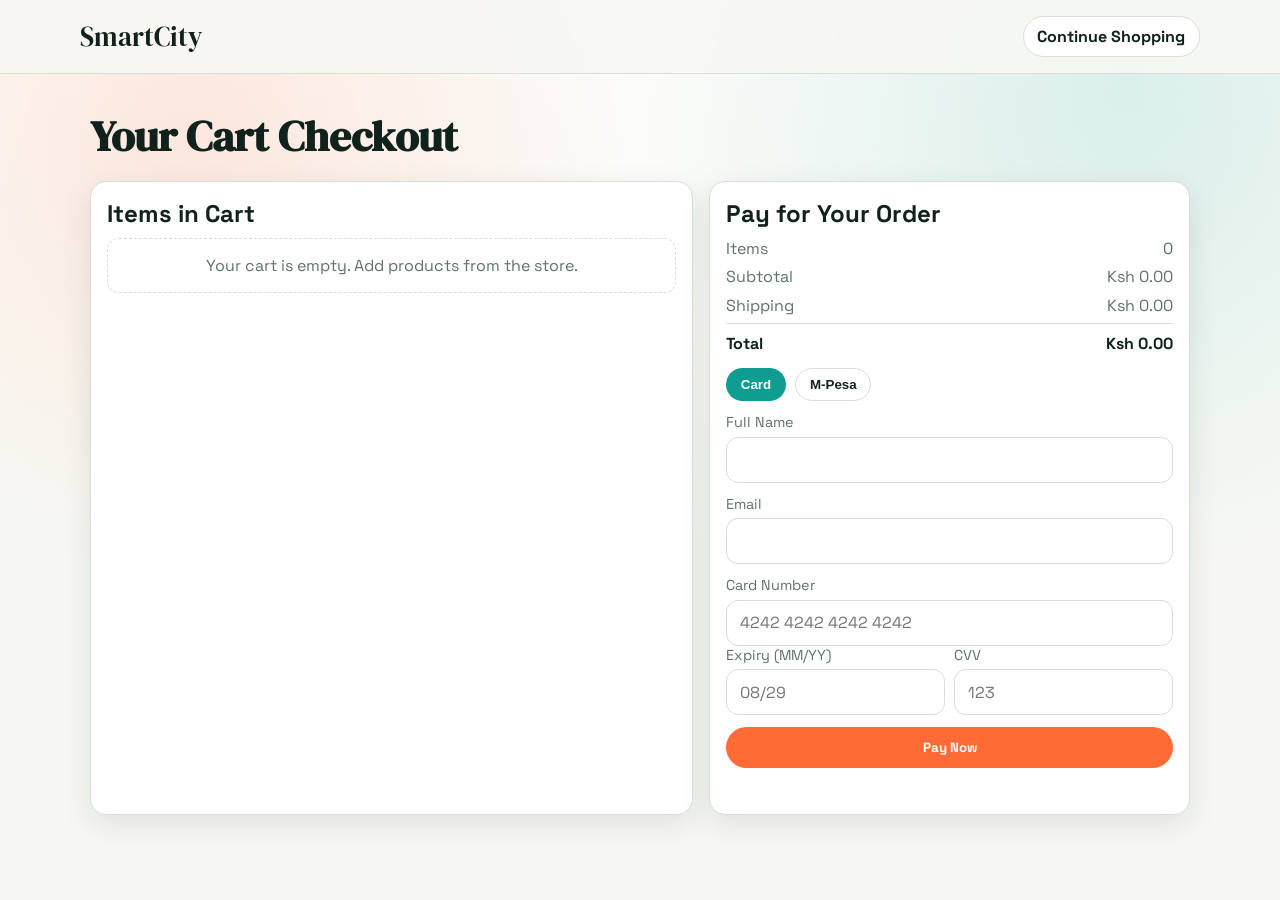
<file: Cart.html>
<!doctype html>
<html lang="en">
<head>
  <meta charset="UTF-8">
  <meta name="viewport" content="width=device-width, initial-scale=1.0">
  <title>SmartCity | Cart Checkout</title>
  <link rel="preconnect" href="https://fonts.googleapis.com">
  <link rel="preconnect" href="https://fonts.gstatic.com" crossorigin>
  <link href="https://fonts.googleapis.com/css2?family=DM+Serif+Display:ital@0;1&family=Space+Grotesk:wght@400;500;700&display=swap" rel="stylesheet">
  <link rel="stylesheet" href="main.css">
  <style>
    .checkout-wrap {
      width: min(1100px, 92%);
      margin: 2rem auto 3rem;
      display: grid;
      gap: 1rem;
    }

    .page-head {
      display: flex;
      justify-content: space-between;
      align-items: center;
      gap: 1rem;
      flex-wrap: wrap;
    }

    .page-head h1 {
      font-family: "DM Serif Display", Georgia, serif;
      font-size: clamp(1.8rem, 4vw, 2.7rem);
    }

    .back-link {
      border: 1px solid var(--line);
      background: var(--surface);
      border-radius: 999px;
      padding: 0.55rem 0.85rem;
      font-weight: 700;
      text-decoration: none;
      color: var(--ink);
    }

    .checkout-grid {
      display: grid;
      grid-template-columns: 1.2fr 0.8fr;
      gap: 1rem;
    }

    .panel {
      border: 1px solid var(--line);
      border-radius: 16px;
      background: var(--surface);
      box-shadow: var(--shadow);
      padding: 1rem;
    }

    .panel h2 {
      margin-bottom: 0.6rem;
    }

    .cart-list {
      display: grid;
      gap: 0.7rem;
    }

    .cart-item {
      border: 1px solid var(--line);
      border-radius: 12px;
      padding: 0.75rem;
      display: grid;
      gap: 0.5rem;
    }

    .item-top {
      display: flex;
      justify-content: space-between;
      gap: 0.6rem;
      align-items: center;
    }

    .item-top p {
      color: var(--muted);
      font-size: 0.92rem;
    }

    .qty-row {
      display: flex;
      align-items: center;
      gap: 0.5rem;
    }

    .qty-btn {
      border: 1px solid var(--line);
      background: var(--surface);
      color: var(--ink);
      border-radius: 999px;
      width: 30px;
      height: 30px;
      font-weight: 700;
      cursor: pointer;
      display: grid;
      place-items: center;
      line-height: 1;
      padding: 0;
    }

    .remove-btn {
      margin-left: auto;
      border: 1px solid #f2c6b7;
      background: #fff5f1;
      color: #b54420;
      border-radius: 999px;
      padding: 0.35rem 0.65rem;
      font-weight: 700;
      cursor: pointer;
    }

    .empty-note {
      color: var(--muted);
      border: 1px dashed var(--line);
      border-radius: 12px;
      padding: 1rem;
      text-align: center;
    }

    .summary-row {
      display: flex;
      justify-content: space-between;
      color: var(--muted);
      margin-bottom: 0.45rem;
    }

    .summary-row.total {
      border-top: 1px solid var(--line);
      padding-top: 0.55rem;
      color: var(--ink);
      font-weight: 700;
      margin-top: 0.2rem;
    }

    .pay-methods {
      margin: 0.9rem 0 0.75rem;
      display: flex;
      gap: 0.6rem;
      flex-wrap: wrap;
    }

    .pay-chip {
      border: 1px solid var(--line);
      background: var(--surface);
      color: var(--ink);
      border-radius: 999px;
      padding: 0.5rem 0.85rem;
      font-weight: 700;
      cursor: pointer;
    }

    .pay-chip.active {
      border-color: transparent;
      background: var(--accent);
      color: #fff;
    }

    .checkout-form {
      display: grid;
      gap: 0.7rem;
    }

    .field {
      display: grid;
      gap: 0.35rem;
    }

    .field label {
      color: var(--muted);
      font-size: 0.9rem;
    }

    .field input {
      border: 1px solid var(--line);
      border-radius: 12px;
      padding: 0.72rem 0.8rem;
      font-family: inherit;
    }

    .field-grid {
      display: grid;
      grid-template-columns: 1fr 1fr;
      gap: 0.6rem;
    }

    .msg {
      min-height: 1.1rem;
      color: var(--brand-dark);
      font-size: 0.92rem;
    }

    .hidden {
      display: none;
    }

    @media (max-width: 860px) {
      .checkout-grid {
        grid-template-columns: 1fr;
      }
    }

    @media (max-width: 580px) {
      .field-grid {
        grid-template-columns: 1fr;
      }
    }
  </style>
</head>
<body>
  <header class="site-header">
    <div class="container nav">
      <a class="logo" href="index.html">SmartCity</a>
      <a class="back-link" href="index.html">Continue Shopping</a>
    </div>
  </header>

  <main class="checkout-wrap">
    <section class="page-head">
      <h1>Your Cart Checkout</h1>
    </section>

    <section class="checkout-grid">
      <article class="panel">
        <h2>Items in Cart</h2>
        <div id="cartList" class="cart-list"></div>
      </article>

      <article class="panel">
        <h2>Pay for Your Order</h2>
        <div class="summary-row">
          <span>Items</span>
          <span id="sumItems">0</span>
        </div>
        <div class="summary-row">
          <span>Subtotal</span>
          <span id="sumSubtotal">KES 0.00</span>
        </div>
        <div class="summary-row">
          <span>Shipping</span>
          <span id="sumShipping">KES 0.00</span>
        </div>
        <div class="summary-row total">
          <span>Total</span>
          <span id="sumTotal">KES 0.00</span>
        </div>

        <div class="pay-methods" role="tablist" aria-label="Payment method">
          <button class="pay-chip active" type="button" data-method="card">Card</button>
          <button class="pay-chip" type="button" data-method="mpesa">M-Pesa</button>
        </div>

        <form id="checkoutForm" class="checkout-form" novalidate>
          <div class="field">
            <label for="customerName">Full Name</label>
            <input id="customerName" type="text" required>
          </div>
          <div class="field">
            <label for="customerEmail">Email</label>
            <input id="customerEmail" type="email" required>
          </div>

          <div id="cardFields">
            <div class="field">
              <label for="cardNumber">Card Number</label>
              <input id="cardNumber" type="text" inputmode="numeric" placeholder="4242 4242 4242 4242">
            </div>
            <div class="field-grid">
              <div class="field">
                <label for="cardExpiry">Expiry (MM/YY)</label>
                <input id="cardExpiry" type="text" placeholder="08/29">
              </div>
              <div class="field">
                <label for="cardCvv">CVV</label>
                <input id="cardCvv" type="password" inputmode="numeric" placeholder="123">
              </div>
            </div>
          </div>

          <div id="mpesaFields" class="hidden">
            <div class="field">
              <label for="mpesaPhone">M-Pesa Phone</label>
              <input id="mpesaPhone" type="tel" placeholder="+254712345678">
            </div>
          </div>

          <button id="payNow" class="btn btn-primary" type="submit">Pay Now</button>
          <p id="checkoutMsg" class="msg" role="status" aria-live="polite"></p>
        </form>
      </article>
    </section>
  </main>

  <script>
    const CART_KEY = "smartcity_cart";
    const SHIPPING_FEE = 350;
    const formatter = new Intl.NumberFormat("en-KE", {
      style: "currency",
      currency: "KES",
      minimumFractionDigits: 2
    });

    const cartList = document.getElementById("cartList");
    const sumItems = document.getElementById("sumItems");
    const sumSubtotal = document.getElementById("sumSubtotal");
    const sumShipping = document.getElementById("sumShipping");
    const sumTotal = document.getElementById("sumTotal");
    const payNow = document.getElementById("payNow");
    const checkoutForm = document.getElementById("checkoutForm");
    const checkoutMsg = document.getElementById("checkoutMsg");
    const payChips = [...document.querySelectorAll(".pay-chip")];
    const cardFields = document.getElementById("cardFields");
    const mpesaFields = document.getElementById("mpesaFields");
    let paymentMethod = "card";

    function getCartItems() {
      try {
        const raw = localStorage.getItem(CART_KEY);
        const parsed = raw ? JSON.parse(raw) : [];
        return Array.isArray(parsed) ? parsed : [];
      } catch (error) {
        return [];
      }
    }

    function setCartItems(items) {
      localStorage.setItem(CART_KEY, JSON.stringify(items));
    }

    function totals(items) {
      const itemsCount = items.reduce((sum, item) => sum + item.qty, 0);
      const subtotal = items.reduce((sum, item) => sum + (item.price * item.qty), 0);
      const shipping = itemsCount > 0 ? SHIPPING_FEE : 0;
      const total = subtotal + shipping;
      return { itemsCount, subtotal, shipping, total };
    }

    function renderCart() {
      const items = getCartItems();
      const { itemsCount, subtotal, shipping, total } = totals(items);

      cartList.innerHTML = "";

      if (!items.length) {
        cartList.innerHTML = "<p class='empty-note'>Your cart is empty. Add products from the store.</p>";
        payNow.disabled = true;
      } else {
        items.forEach((item) => {
          const lineTotal = item.price * item.qty;
          const row = document.createElement("article");
          row.className = "cart-item";
          row.innerHTML =
            "<div class='item-top'>" +
              "<div><strong>" + item.name + "</strong><p>" + formatter.format(item.price) + " each</p></div>" +
              "<strong>" + formatter.format(lineTotal) + "</strong>" +
            "</div>" +
            "<div class='qty-row'>" +
              "<button type='button' class='qty-btn' data-action='decrease' data-name='" + item.name + "'>-</button>" +
              "<span>Qty: " + item.qty + "</span>" +
              "<button type='button' class='qty-btn' data-action='increase' data-name='" + item.name + "'>+</button>" +
              "<button type='button' class='remove-btn' data-action='remove' data-name='" + item.name + "'>Remove</button>" +
            "</div>";
          cartList.appendChild(row);
        });
        payNow.disabled = false;
      }

      sumItems.textContent = String(itemsCount);
      sumSubtotal.textContent = formatter.format(subtotal);
      sumShipping.textContent = formatter.format(shipping);
      sumTotal.textContent = formatter.format(total);
    }

    function updateItem(name, mode) {
      const items = getCartItems();
      const target = items.find((item) => item.name === name);
      if (!target) return;

      if (mode === "increase") {
        target.qty += 1;
      } else if (mode === "decrease") {
        target.qty -= 1;
      } else if (mode === "remove") {
        target.qty = 0;
      }

      const cleaned = items.filter((item) => item.qty > 0);
      setCartItems(cleaned);
      renderCart();
    }

    cartList.addEventListener("click", (event) => {
      const button = event.target.closest("button[data-action]");
      if (!button) return;
      const action = button.dataset.action;
      const name = button.dataset.name;
      updateItem(name, action);
      checkoutMsg.textContent = "";
    });

    payChips.forEach((chip) => {
      chip.addEventListener("click", () => {
        payChips.forEach((item) => item.classList.remove("active"));
        chip.classList.add("active");
        paymentMethod = chip.dataset.method;
        cardFields.classList.toggle("hidden", paymentMethod !== "card");
        mpesaFields.classList.toggle("hidden", paymentMethod !== "mpesa");
        checkoutMsg.textContent = "";
      });
    });

    checkoutForm.addEventListener("submit", (event) => {
      event.preventDefault();
      checkoutMsg.textContent = "";

      const items = getCartItems();
      const { itemsCount, total } = totals(items);
      const name = document.getElementById("customerName").value.trim();
      const email = document.getElementById("customerEmail").value.trim();

      if (!itemsCount) {
        checkoutMsg.textContent = "Your cart is empty.";
        return;
      }
      if (!name || !email) {
        checkoutMsg.textContent = "Enter your full name and email.";
        return;
      }

      if (paymentMethod === "card") {
        const cardNumberRaw = document.getElementById("cardNumber").value.replace(/\s+/g, "");
        const expiry = document.getElementById("cardExpiry").value.trim();
        const cvv = document.getElementById("cardCvv").value.trim();

        if (!/^\d{12,19}$/.test(cardNumberRaw)) {
          checkoutMsg.textContent = "Enter a valid card number.";
          return;
        }
        if (!/^(0[1-9]|1[0-2])\/\d{2}$/.test(expiry)) {
          checkoutMsg.textContent = "Use expiry format MM/YY.";
          return;
        }
        if (!/^\d{3,4}$/.test(cvv)) {
          checkoutMsg.textContent = "Enter a valid CVV.";
          return;
        }
      } else {
        const mpesaPhone = document.getElementById("mpesaPhone").value.trim();
        if (!/^(?:\+254|0)\d{9}$/.test(mpesaPhone)) {
          checkoutMsg.textContent = "Use a valid M-Pesa number, e.g. +254712345678.";
          return;
        }
      }

      const orderId = "SC-" + new Date().toISOString().slice(0, 10).replace(/-/g, "") + "-" + Math.floor(100 + Math.random() * 900);
      const methodLabel = paymentMethod === "card" ? "Card" : "M-Pesa";
      checkoutMsg.textContent = "Payment successful via " + methodLabel + ". Charged " + formatter.format(total) + ". Order " + orderId + ".";
      localStorage.removeItem(CART_KEY);
      checkoutForm.reset();
      paymentMethod = "card";
      payChips.forEach((chip) => chip.classList.remove("active"));
      payChips[0].classList.add("active");
      cardFields.classList.remove("hidden");
      mpesaFields.classList.add("hidden");
      renderCart();
    });

    renderCart();
  </script>
</body>
</html>
</file>
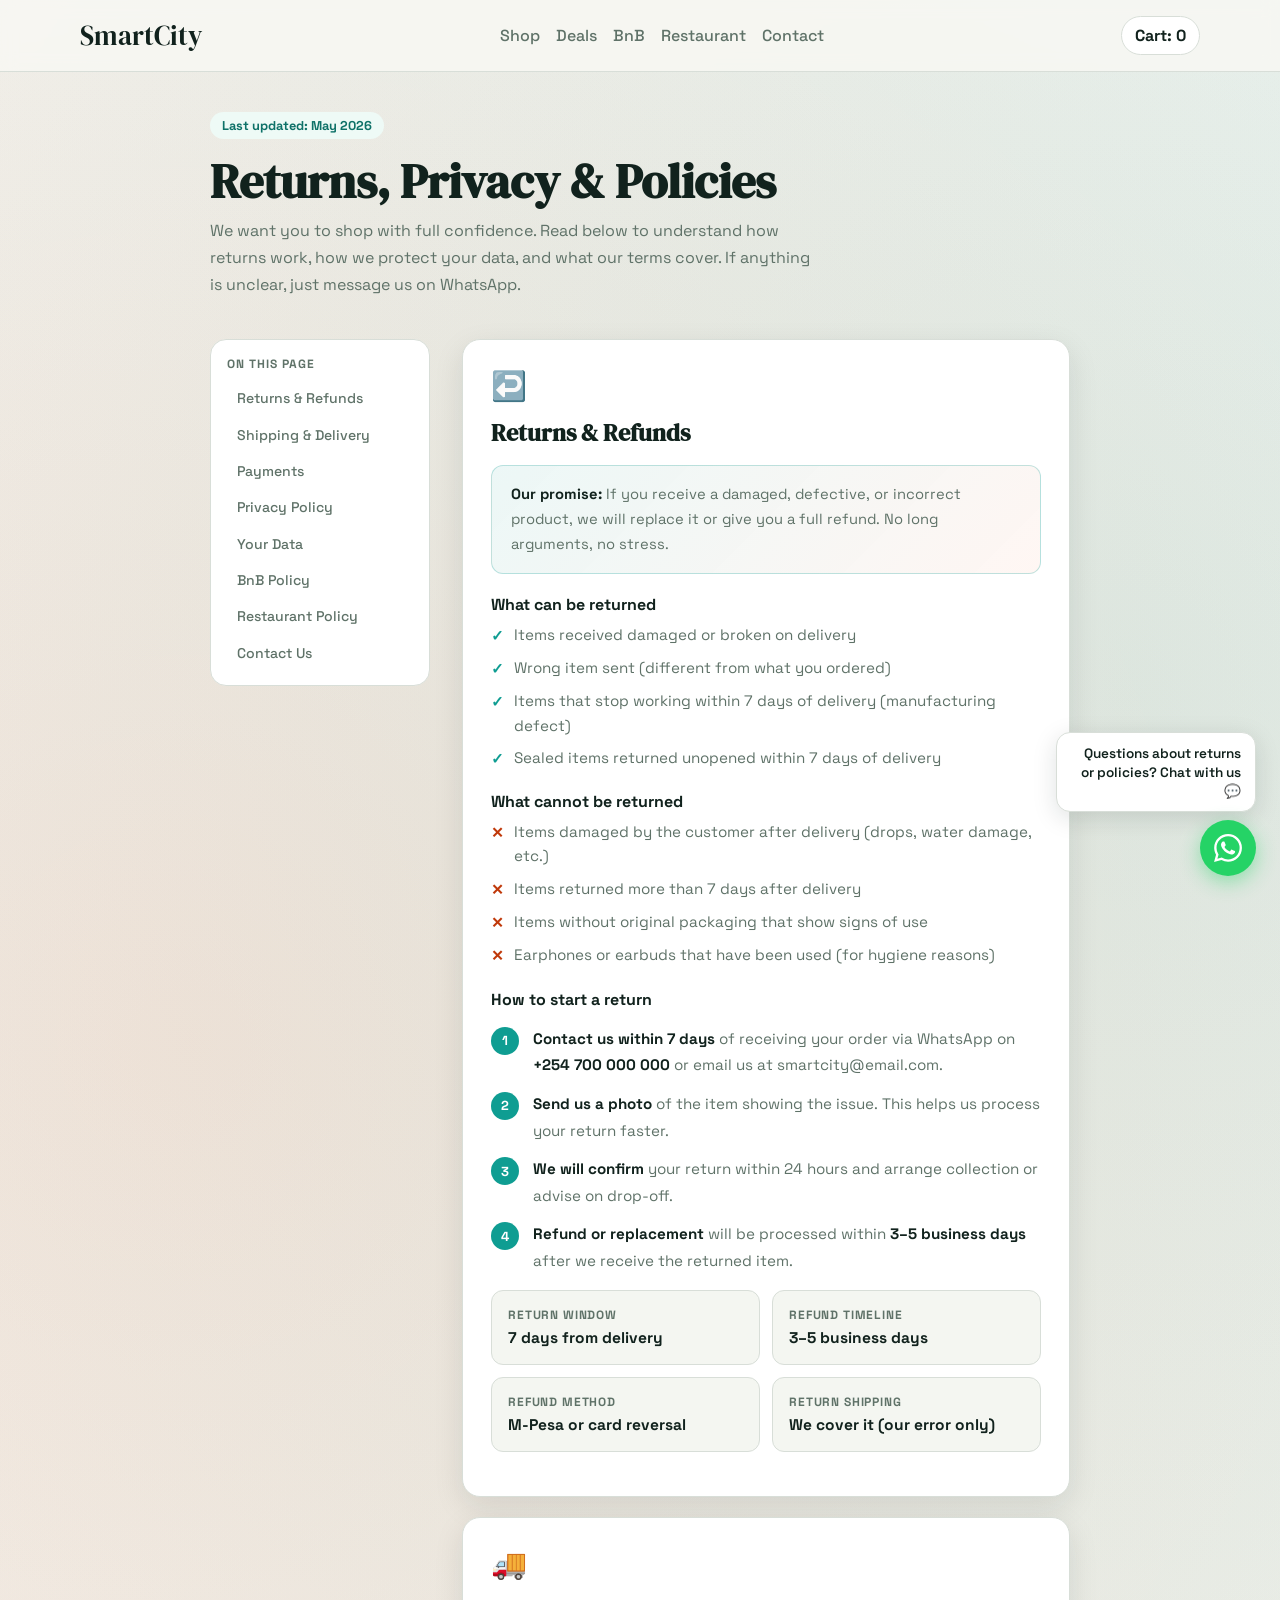
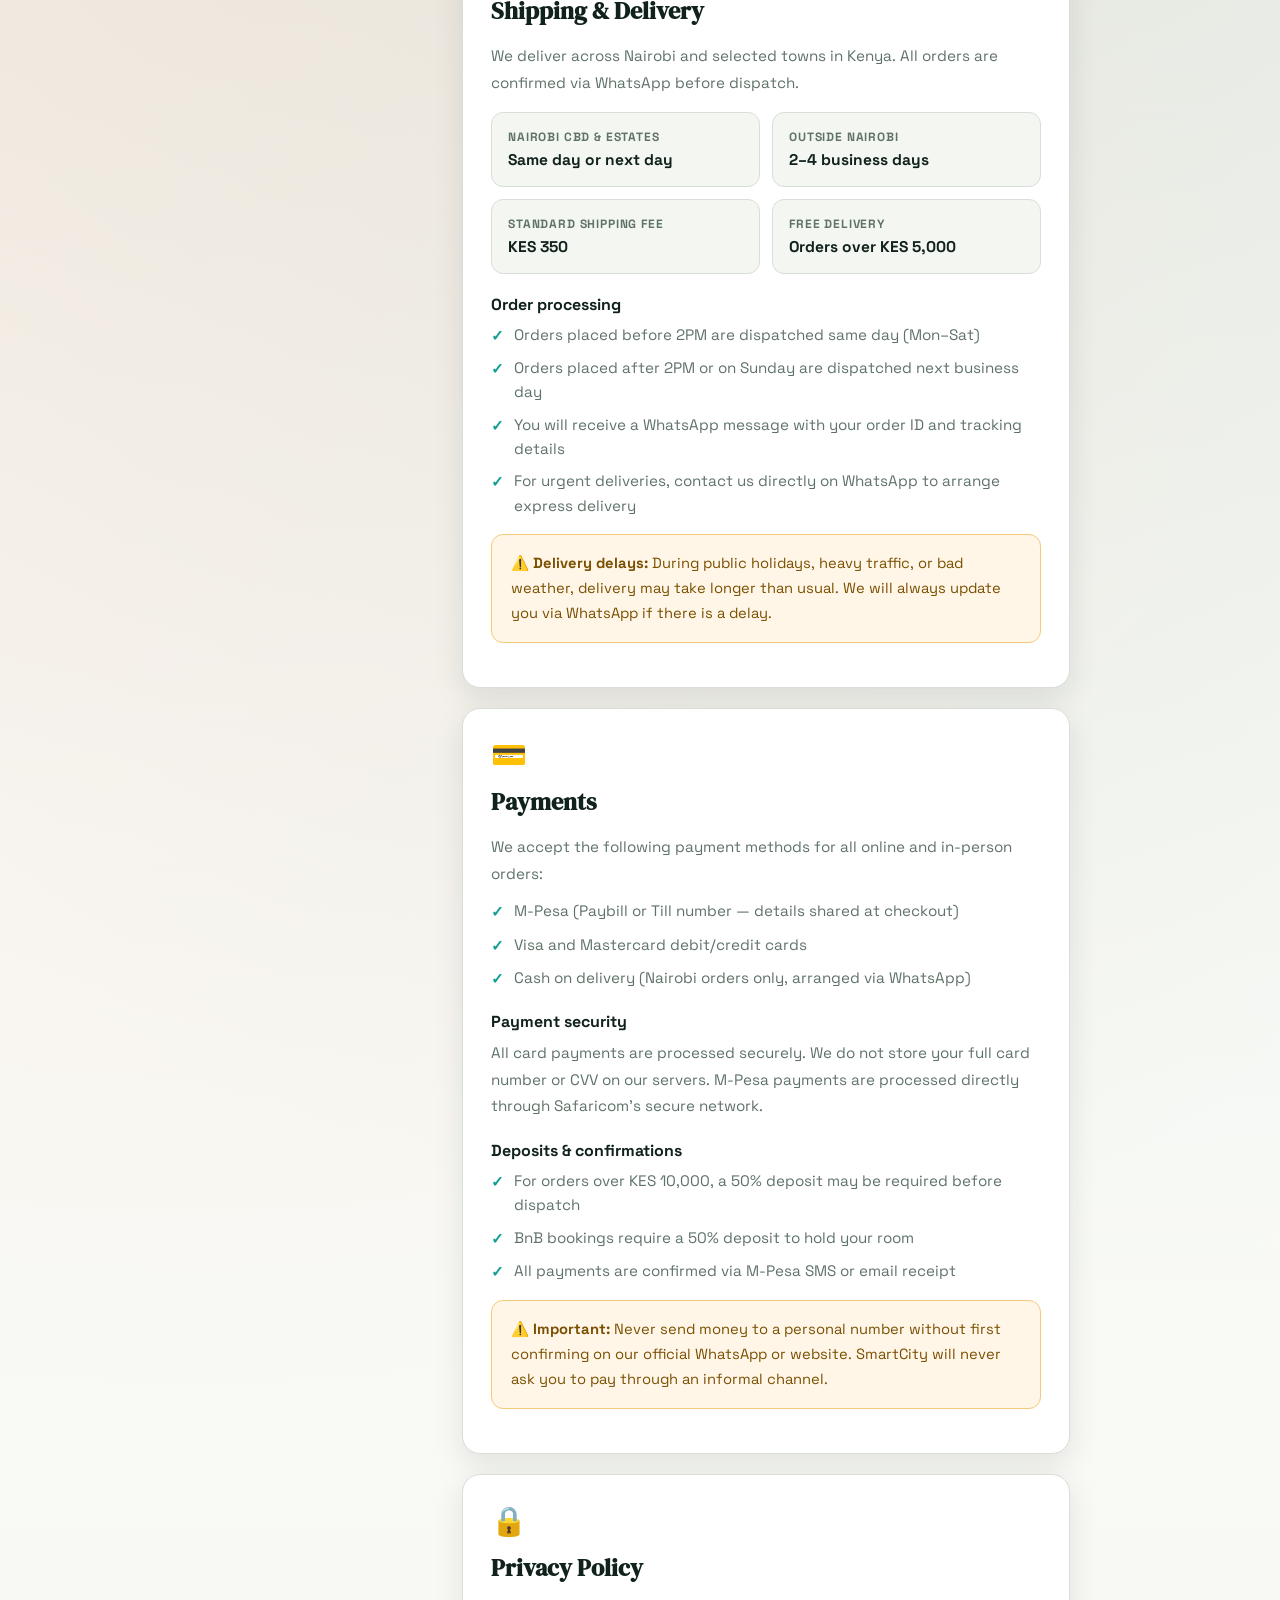
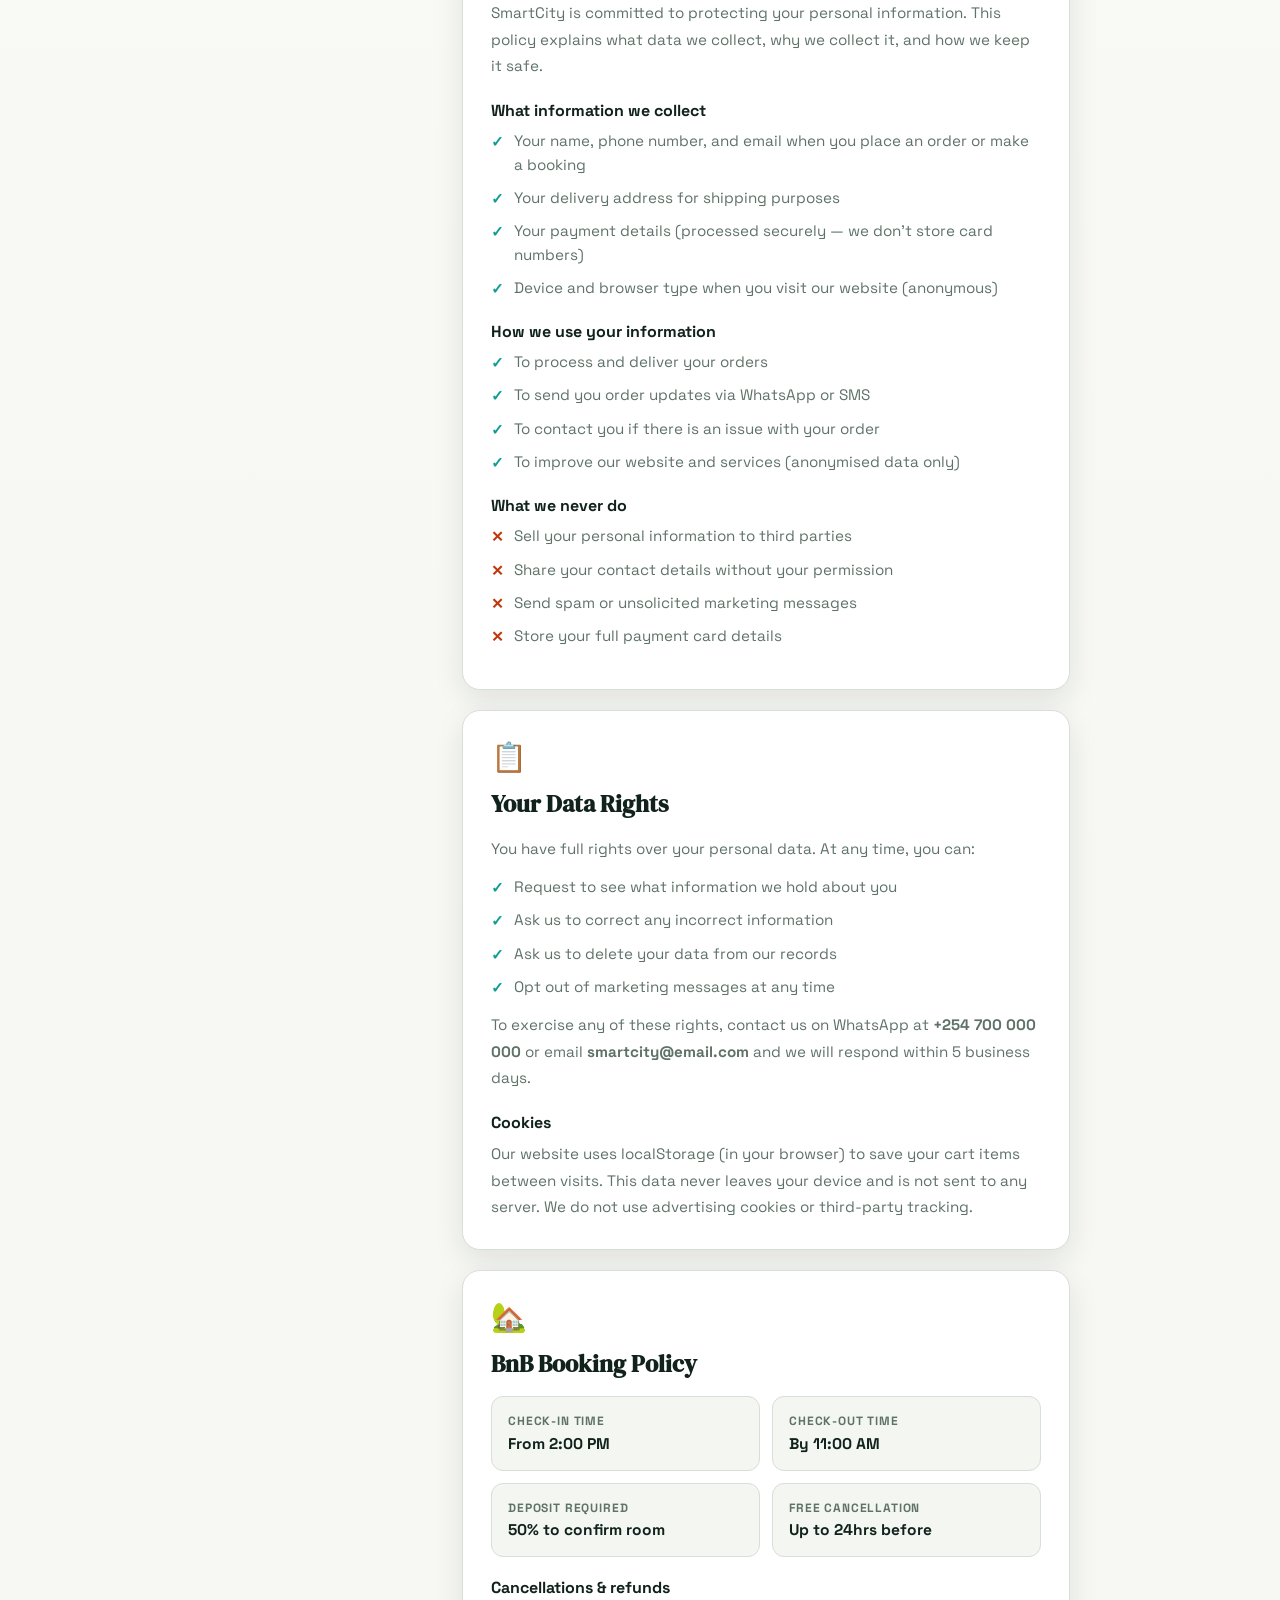
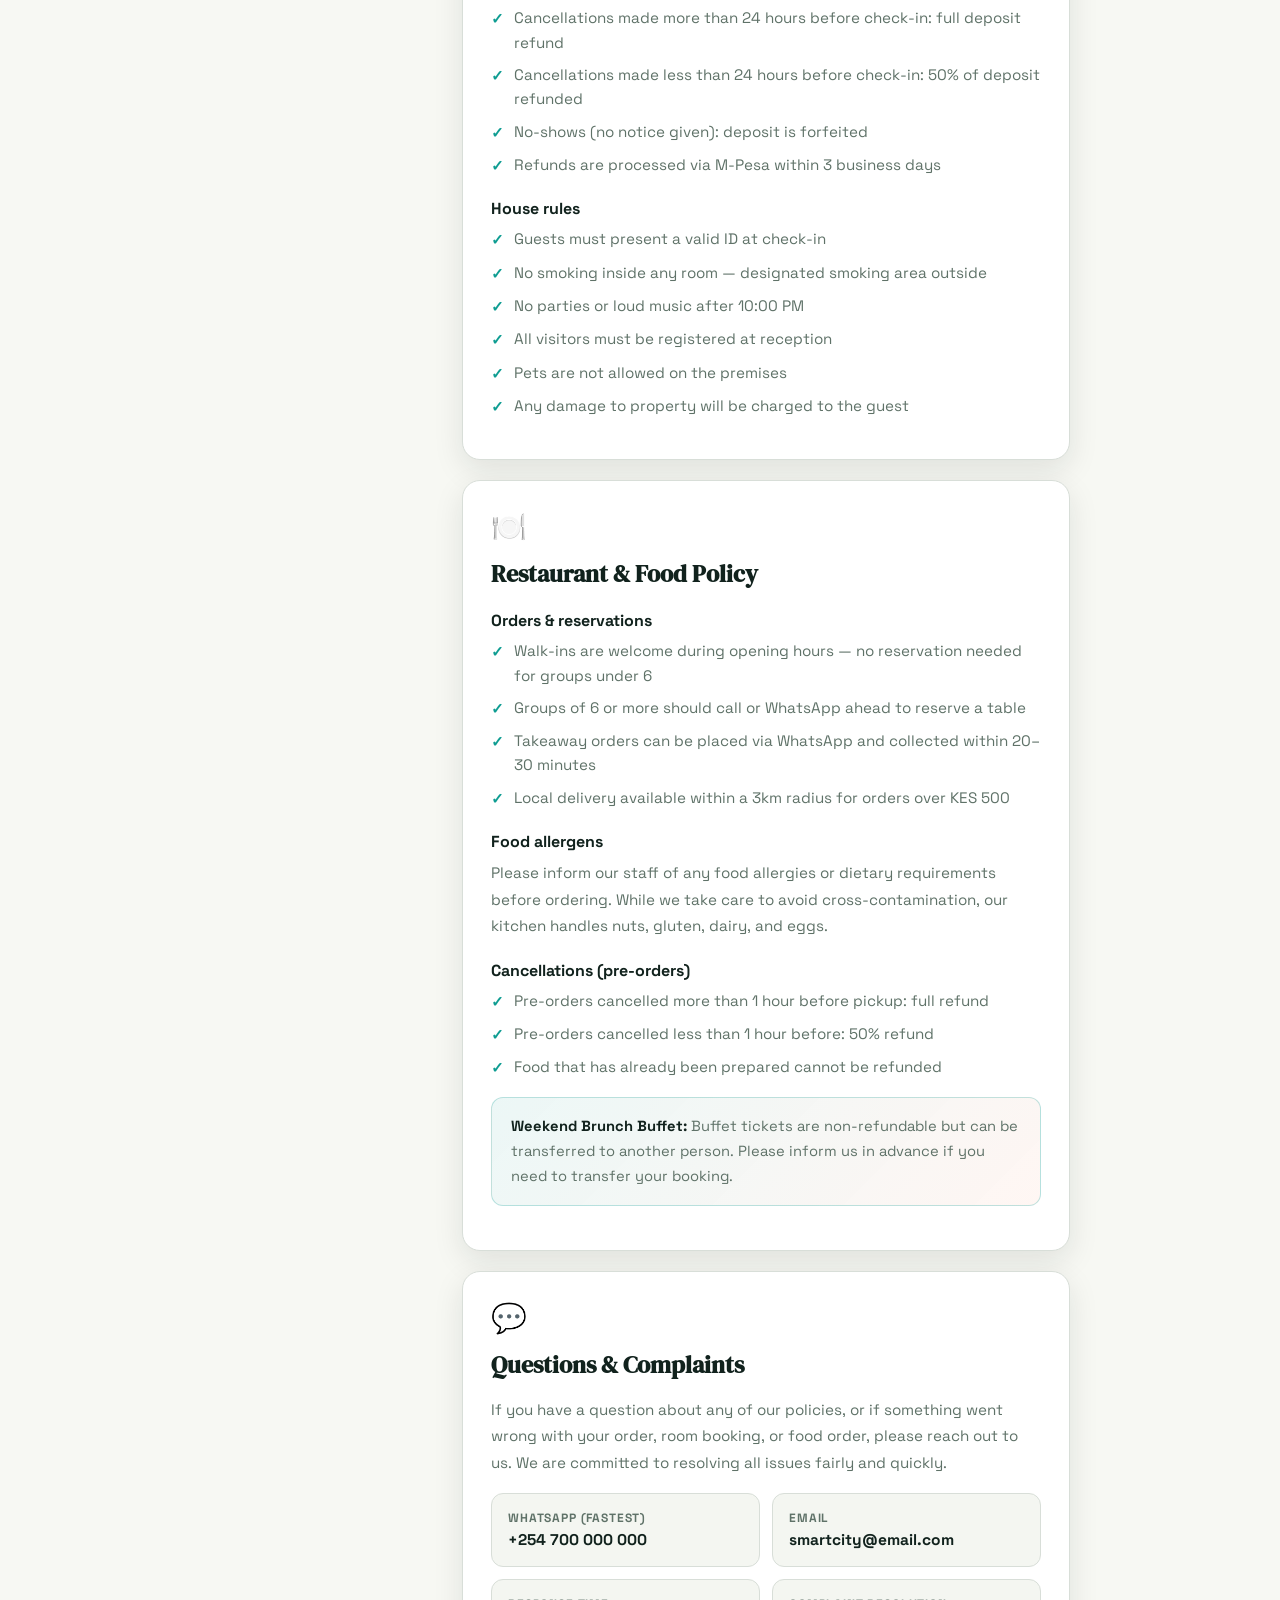
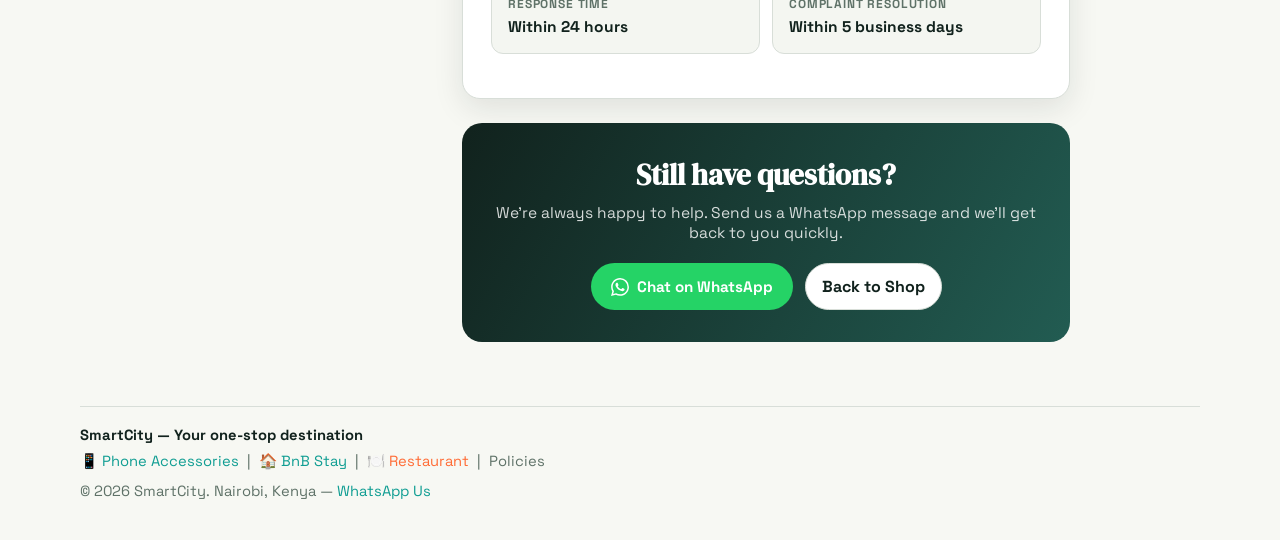
<file: policy.html>
<!doctype html>
<html lang="en">
<head>
  <meta charset="UTF-8">
  <meta name="viewport" content="width=device-width, initial-scale=1.0">
  <title>SmartCity | Returns, Privacy & Policies</title>
  <link rel="preconnect" href="https://fonts.googleapis.com">
  <link rel="preconnect" href="https://fonts.gstatic.com" crossorigin>
  <link href="https://fonts.googleapis.com/css2?family=DM+Serif+Display:ital@0;1&family=Space+Grotesk:wght@400;500;700&display=swap" rel="stylesheet">
  <link rel="stylesheet" href="main.css">
  <style>
    .policy-wrap {
      width: min(860px, 92%);
      margin: 0 auto;
      padding: 2.5rem 0 4rem;
    }
    .policy-hero {
      margin-bottom: 2.5rem;
      animation: rise 0.5s ease-out;
    }
    .policy-hero h1 {
      font-family: "DM Serif Display", Georgia, serif;
      font-size: clamp(2rem, 4vw, 3rem);
      line-height: 1.1;
      margin-bottom: 0.6rem;
    }
    .policy-hero p {
      color: var(--muted);
      font-size: 1rem;
      line-height: 1.7;
      max-width: 60ch;
    }
    .last-updated {
      display: inline-block;
      background: #eefaf6;
      color: #0e7168;
      border-radius: 999px;
      font-size: 0.8rem;
      font-weight: 700;
      padding: 0.3rem 0.75rem;
      margin-bottom: 1rem;
    }

    /* Sidebar + content layout */
    .policy-layout {
      display: grid;
      grid-template-columns: 220px 1fr;
      gap: 2rem;
      align-items: start;
    }
    .policy-nav {
      position: sticky;
      top: 80px;
      background: var(--surface);
      border: 1px solid var(--line);
      border-radius: 16px;
      padding: 1rem;
      display: grid;
      gap: 0.25rem;
    }
    .policy-nav p {
      font-size: 0.75rem;
      font-weight: 700;
      text-transform: uppercase;
      letter-spacing: 0.08em;
      color: var(--muted);
      margin-bottom: 0.4rem;
    }
    .policy-nav a {
      display: block;
      padding: 0.45rem 0.6rem;
      border-radius: 8px;
      font-size: 0.88rem;
      font-weight: 500;
      color: var(--muted);
      text-decoration: none;
      transition: background 0.15s, color 0.15s;
    }
    .policy-nav a:hover, .policy-nav a.active {
      background: #eefaf6;
      color: #0e7168;
    }

    /* Policy sections */
    .policy-section {
      background: var(--surface);
      border: 1px solid var(--line);
      border-radius: 18px;
      padding: 1.75rem;
      margin-bottom: 1.25rem;
      box-shadow: var(--shadow);
      scroll-margin-top: 90px;
    }
    .section-icon {
      font-size: 1.8rem;
      margin-bottom: 0.75rem;
      display: block;
    }
    .policy-section h2 {
      font-family: "DM Serif Display", Georgia, serif;
      font-size: 1.5rem;
      margin-bottom: 1rem;
      color: var(--ink);
    }
    .policy-section h3 {
      font-size: 1rem;
      font-weight: 700;
      margin: 1.25rem 0 0.5rem;
      color: var(--ink);
    }
    .policy-section p {
      color: var(--muted);
      line-height: 1.75;
      font-size: 0.95rem;
      margin-bottom: 0.75rem;
    }
    .policy-section p:last-child { margin-bottom: 0; }
    .policy-section ul {
      list-style: none;
      display: grid;
      gap: 0.5rem;
      margin-bottom: 0.75rem;
    }
    .policy-section ul li {
      display: flex;
      gap: 0.6rem;
      align-items: flex-start;
      font-size: 0.95rem;
      color: var(--muted);
      line-height: 1.6;
    }
    .policy-section ul li::before {
      content: "✓";
      color: var(--accent);
      font-weight: 700;
      flex-shrink: 0;
      margin-top: 1px;
    }
    .policy-section ul.cross li::before { content: "✕"; color: #c0390a; }

    /* Info cards inside sections */
    .info-grid {
      display: grid;
      grid-template-columns: 1fr 1fr;
      gap: 0.75rem;
      margin: 1rem 0;
    }
    .info-card {
      background: #f4f6f1;
      border: 1px solid var(--line);
      border-radius: 12px;
      padding: 1rem;
    }
    .info-card .ic-label {
      font-size: 0.75rem;
      font-weight: 700;
      text-transform: uppercase;
      letter-spacing: 0.07em;
      color: var(--muted);
      margin-bottom: 0.3rem;
    }
    .info-card .ic-value {
      font-size: 0.97rem;
      font-weight: 700;
      color: var(--ink);
    }

    /* Steps */
    .steps {
      display: grid;
      gap: 0.75rem;
      margin: 1rem 0;
      counter-reset: steps;
    }
    .step {
      display: flex;
      gap: 0.85rem;
      align-items: flex-start;
    }
    .step-num {
      width: 28px;
      height: 28px;
      border-radius: 50%;
      background: var(--accent);
      color: #fff;
      font-weight: 700;
      font-size: 0.82rem;
      display: flex;
      align-items: center;
      justify-content: center;
      flex-shrink: 0;
      margin-top: 1px;
    }
    .step-text { font-size: 0.95rem; color: var(--muted); line-height: 1.6; }
    .step-text strong { color: var(--ink); }

    /* Highlight box */
    .highlight-box {
      background: linear-gradient(135deg, rgba(15,157,146,0.08), rgba(255,107,53,0.06));
      border: 1px solid rgba(15,157,146,0.25);
      border-radius: 12px;
      padding: 1rem 1.2rem;
      margin: 1rem 0;
      font-size: 0.92rem;
      color: var(--muted);
      line-height: 1.7;
    }
    .highlight-box strong { color: var(--ink); }

    /* Warning box */
    .warn-box {
      background: #fff6e8;
      border: 1px solid #f5c97a;
      border-radius: 12px;
      padding: 1rem 1.2rem;
      margin: 1rem 0;
      font-size: 0.92rem;
      color: #7a4f00;
      line-height: 1.7;
    }

    /* Contact CTA at bottom */
    .contact-cta {
      background: linear-gradient(120deg, #11221d, #225c52);
      color: #fff;
      border-radius: 20px;
      padding: 2rem;
      text-align: center;
      margin-top: 1.5rem;
    }
    .contact-cta h2 {
      font-family: "DM Serif Display", Georgia, serif;
      font-size: 1.8rem;
      margin-bottom: 0.5rem;
    }
    .contact-cta p { opacity: 0.82; margin-bottom: 1.25rem; font-size: 0.97rem; }
    .cta-btns { display: flex; gap: 0.75rem; justify-content: center; flex-wrap: wrap; }
    .btn-wa-green {
      display: inline-flex;
      align-items: center;
      gap: 0.5rem;
      background: #25D366;
      color: #fff;
      border: none;
      border-radius: 999px;
      padding: 0.75rem 1.25rem;
      font-family: inherit;
      font-weight: 700;
      font-size: 0.95rem;
      cursor: pointer;
      text-decoration: none;
      transition: background 0.2s;
    }
    .btn-wa-green:hover { background: #1ebe5d; }

    @media (max-width: 768px) {
      .policy-layout { grid-template-columns: 1fr; }
      .policy-nav { position: static; display: flex; flex-wrap: wrap; gap: 0.4rem; }
      .policy-nav p { display: none; }
      .policy-nav a { padding: 0.35rem 0.7rem; background: #f4f6f1; color: var(--ink); border-radius: 999px; font-size: 0.82rem; }
      .info-grid { grid-template-columns: 1fr; }
    }
  </style>
</head>
<body>
  <header class="site-header">
    <div class="container nav">
      <a class="logo" href="index.html">SmartCity</a>
      <button class="nav-toggle" type="button" aria-label="Toggle navigation">
        <span></span><span></span><span></span>
      </button>
      <nav class="nav-links">
        <a href="index.html#products">Shop</a>
        <a href="index.html#deals">Deals</a>
        <a href="bnb.html">BnB</a>
        <a href="restaurant.html">Restaurant</a>
        <a href="contact.html">Contact</a>
      </nav>
      <a class="cart" href="Cart.html">Cart: <span id="cartCount">0</span></a>
    </div>
  </header>

  <main class="policy-wrap">

    <!-- Hero -->
    <div class="policy-hero">
      <span class="last-updated">Last updated: May 2026</span>
      <h1>Returns, Privacy & Policies</h1>
      <p>We want you to shop with full confidence. Read below to understand how returns work, how we protect your data, and what our terms cover. If anything is unclear, just message us on WhatsApp.</p>
    </div>

    <div class="policy-layout">

      <!-- Sticky sidebar nav -->
      <nav class="policy-nav" aria-label="Policy sections">
        <p>On this page</p>
        <a href="#returns" class="active">Returns & Refunds</a>
        <a href="#shipping">Shipping & Delivery</a>
        <a href="#payments">Payments</a>
        <a href="#privacy">Privacy Policy</a>
        <a href="#data">Your Data</a>
        <a href="#bnb-policy">BnB Policy</a>
        <a href="#restaurant-policy">Restaurant Policy</a>
        <a href="#contact-policy">Contact Us</a>
      </nav>

      <!-- Sections -->
      <div>

        <!-- Returns -->
        <section class="policy-section" id="returns">
          <span class="section-icon">↩️</span>
          <h2>Returns & Refunds</h2>

          <div class="highlight-box">
            <strong>Our promise:</strong> If you receive a damaged, defective, or incorrect product, we will replace it or give you a full refund. No long arguments, no stress.
          </div>

          <h3>What can be returned</h3>
          <ul>
            <li>Items received damaged or broken on delivery</li>
            <li>Wrong item sent (different from what you ordered)</li>
            <li>Items that stop working within 7 days of delivery (manufacturing defect)</li>
            <li>Sealed items returned unopened within 7 days of delivery</li>
          </ul>

          <h3>What cannot be returned</h3>
          <ul class="cross">
            <li>Items damaged by the customer after delivery (drops, water damage, etc.)</li>
            <li>Items returned more than 7 days after delivery</li>
            <li>Items without original packaging that show signs of use</li>
            <li>Earphones or earbuds that have been used (for hygiene reasons)</li>
          </ul>

          <h3>How to start a return</h3>
          <div class="steps">
            <div class="step">
              <span class="step-num">1</span>
              <p class="step-text"><strong>Contact us within 7 days</strong> of receiving your order via WhatsApp on <strong>+254 700 000 000</strong> or email us at smartcity@email.com.</p>
            </div>
            <div class="step">
              <span class="step-num">2</span>
              <p class="step-text"><strong>Send us a photo</strong> of the item showing the issue. This helps us process your return faster.</p>
            </div>
            <div class="step">
              <span class="step-num">3</span>
              <p class="step-text"><strong>We will confirm</strong> your return within 24 hours and arrange collection or advise on drop-off.</p>
            </div>
            <div class="step">
              <span class="step-num">4</span>
              <p class="step-text"><strong>Refund or replacement</strong> will be processed within <strong>3–5 business days</strong> after we receive the returned item.</p>
            </div>
          </div>

          <div class="info-grid">
            <div class="info-card">
              <div class="ic-label">Return window</div>
              <div class="ic-value">7 days from delivery</div>
            </div>
            <div class="info-card">
              <div class="ic-label">Refund timeline</div>
              <div class="ic-value">3–5 business days</div>
            </div>
            <div class="info-card">
              <div class="ic-label">Refund method</div>
              <div class="ic-value">M-Pesa or card reversal</div>
            </div>
            <div class="info-card">
              <div class="ic-label">Return shipping</div>
              <div class="ic-value">We cover it (our error only)</div>
            </div>
          </div>
        </section>

        <!-- Shipping -->
        <section class="policy-section" id="shipping">
          <span class="section-icon">🚚</span>
          <h2>Shipping & Delivery</h2>

          <p>We deliver across Nairobi and selected towns in Kenya. All orders are confirmed via WhatsApp before dispatch.</p>

          <div class="info-grid">
            <div class="info-card">
              <div class="ic-label">Nairobi CBD & Estates</div>
              <div class="ic-value">Same day or next day</div>
            </div>
            <div class="info-card">
              <div class="ic-label">Outside Nairobi</div>
              <div class="ic-value">2–4 business days</div>
            </div>
            <div class="info-card">
              <div class="ic-label">Standard shipping fee</div>
              <div class="ic-value">KES 350</div>
            </div>
            <div class="info-card">
              <div class="ic-label">Free delivery</div>
              <div class="ic-value">Orders over KES 5,000</div>
            </div>
          </div>

          <h3>Order processing</h3>
          <ul>
            <li>Orders placed before 2PM are dispatched same day (Mon–Sat)</li>
            <li>Orders placed after 2PM or on Sunday are dispatched next business day</li>
            <li>You will receive a WhatsApp message with your order ID and tracking details</li>
            <li>For urgent deliveries, contact us directly on WhatsApp to arrange express delivery</li>
          </ul>

          <div class="warn-box">
            ⚠️ <strong>Delivery delays:</strong> During public holidays, heavy traffic, or bad weather, delivery may take longer than usual. We will always update you via WhatsApp if there is a delay.
          </div>
        </section>

        <!-- Payments -->
        <section class="policy-section" id="payments">
          <span class="section-icon">💳</span>
          <h2>Payments</h2>

          <p>We accept the following payment methods for all online and in-person orders:</p>

          <ul>
            <li>M-Pesa (Paybill or Till number — details shared at checkout)</li>
            <li>Visa and Mastercard debit/credit cards</li>
            <li>Cash on delivery (Nairobi orders only, arranged via WhatsApp)</li>
          </ul>

          <h3>Payment security</h3>
          <p>All card payments are processed securely. We do not store your full card number or CVV on our servers. M-Pesa payments are processed directly through Safaricom's secure network.</p>

          <h3>Deposits & confirmations</h3>
          <ul>
            <li>For orders over KES 10,000, a 50% deposit may be required before dispatch</li>
            <li>BnB bookings require a 50% deposit to hold your room</li>
            <li>All payments are confirmed via M-Pesa SMS or email receipt</li>
          </ul>

          <div class="warn-box">
            ⚠️ <strong>Important:</strong> Never send money to a personal number without first confirming on our official WhatsApp or website. SmartCity will never ask you to pay through an informal channel.
          </div>
        </section>

        <!-- Privacy -->
        <section class="policy-section" id="privacy">
          <span class="section-icon">🔒</span>
          <h2>Privacy Policy</h2>

          <p>SmartCity is committed to protecting your personal information. This policy explains what data we collect, why we collect it, and how we keep it safe.</p>

          <h3>What information we collect</h3>
          <ul>
            <li>Your name, phone number, and email when you place an order or make a booking</li>
            <li>Your delivery address for shipping purposes</li>
            <li>Your payment details (processed securely — we don't store card numbers)</li>
            <li>Device and browser type when you visit our website (anonymous)</li>
          </ul>

          <h3>How we use your information</h3>
          <ul>
            <li>To process and deliver your orders</li>
            <li>To send you order updates via WhatsApp or SMS</li>
            <li>To contact you if there is an issue with your order</li>
            <li>To improve our website and services (anonymised data only)</li>
          </ul>

          <h3>What we never do</h3>
          <ul class="cross">
            <li>Sell your personal information to third parties</li>
            <li>Share your contact details without your permission</li>
            <li>Send spam or unsolicited marketing messages</li>
            <li>Store your full payment card details</li>
          </ul>
        </section>

        <!-- Data rights -->
        <section class="policy-section" id="data">
          <span class="section-icon">📋</span>
          <h2>Your Data Rights</h2>

          <p>You have full rights over your personal data. At any time, you can:</p>
          <ul>
            <li>Request to see what information we hold about you</li>
            <li>Ask us to correct any incorrect information</li>
            <li>Ask us to delete your data from our records</li>
            <li>Opt out of marketing messages at any time</li>
          </ul>

          <p>To exercise any of these rights, contact us on WhatsApp at <strong>+254 700 000 000</strong> or email <strong>smartcity@email.com</strong> and we will respond within 5 business days.</p>

          <h3>Cookies</h3>
          <p>Our website uses localStorage (in your browser) to save your cart items between visits. This data never leaves your device and is not sent to any server. We do not use advertising cookies or third-party tracking.</p>
        </section>

        <!-- BnB Policy -->
        <section class="policy-section" id="bnb-policy">
          <span class="section-icon">🏡</span>
          <h2>BnB Booking Policy</h2>

          <div class="info-grid">
            <div class="info-card">
              <div class="ic-label">Check-in time</div>
              <div class="ic-value">From 2:00 PM</div>
            </div>
            <div class="info-card">
              <div class="ic-label">Check-out time</div>
              <div class="ic-value">By 11:00 AM</div>
            </div>
            <div class="info-card">
              <div class="ic-label">Deposit required</div>
              <div class="ic-value">50% to confirm room</div>
            </div>
            <div class="info-card">
              <div class="ic-label">Free cancellation</div>
              <div class="ic-value">Up to 24hrs before</div>
            </div>
          </div>

          <h3>Cancellations & refunds</h3>
          <ul>
            <li>Cancellations made more than 24 hours before check-in: full deposit refund</li>
            <li>Cancellations made less than 24 hours before check-in: 50% of deposit refunded</li>
            <li>No-shows (no notice given): deposit is forfeited</li>
            <li>Refunds are processed via M-Pesa within 3 business days</li>
          </ul>

          <h3>House rules</h3>
          <ul>
            <li>Guests must present a valid ID at check-in</li>
            <li>No smoking inside any room — designated smoking area outside</li>
            <li>No parties or loud music after 10:00 PM</li>
            <li>All visitors must be registered at reception</li>
            <li>Pets are not allowed on the premises</li>
            <li>Any damage to property will be charged to the guest</li>
          </ul>
        </section>

        <!-- Restaurant Policy -->
        <section class="policy-section" id="restaurant-policy">
          <span class="section-icon">🍽️</span>
          <h2>Restaurant & Food Policy</h2>

          <h3>Orders & reservations</h3>
          <ul>
            <li>Walk-ins are welcome during opening hours — no reservation needed for groups under 6</li>
            <li>Groups of 6 or more should call or WhatsApp ahead to reserve a table</li>
            <li>Takeaway orders can be placed via WhatsApp and collected within 20–30 minutes</li>
            <li>Local delivery available within a 3km radius for orders over KES 500</li>
          </ul>

          <h3>Food allergens</h3>
          <p>Please inform our staff of any food allergies or dietary requirements before ordering. While we take care to avoid cross-contamination, our kitchen handles nuts, gluten, dairy, and eggs.</p>

          <h3>Cancellations (pre-orders)</h3>
          <ul>
            <li>Pre-orders cancelled more than 1 hour before pickup: full refund</li>
            <li>Pre-orders cancelled less than 1 hour before: 50% refund</li>
            <li>Food that has already been prepared cannot be refunded</li>
          </ul>

          <div class="highlight-box">
            <strong>Weekend Brunch Buffet:</strong> Buffet tickets are non-refundable but can be transferred to another person. Please inform us in advance if you need to transfer your booking.
          </div>
        </section>

        <!-- Contact -->
        <section class="policy-section" id="contact-policy">
          <span class="section-icon">💬</span>
          <h2>Questions & Complaints</h2>

          <p>If you have a question about any of our policies, or if something went wrong with your order, room booking, or food order, please reach out to us. We are committed to resolving all issues fairly and quickly.</p>

          <div class="info-grid">
            <div class="info-card">
              <div class="ic-label">WhatsApp (fastest)</div>
              <div class="ic-value">+254 700 000 000</div>
            </div>
            <div class="info-card">
              <div class="ic-label">Email</div>
              <div class="ic-value">smartcity@email.com</div>
            </div>
            <div class="info-card">
              <div class="ic-label">Response time</div>
              <div class="ic-value">Within 24 hours</div>
            </div>
            <div class="info-card">
              <div class="ic-label">Complaint resolution</div>
              <div class="ic-value">Within 5 business days</div>
            </div>
          </div>
        </section>

        <!-- CTA -->
        <div class="contact-cta">
          <h2>Still have questions?</h2>
          <p>We're always happy to help. Send us a WhatsApp message and we'll get back to you quickly.</p>
          <div class="cta-btns">
            <a class="btn-wa-green" href="https://wa.me/254700000000?text=Hello%20SmartCity!%20I%20have%20a%20question%20about%20your%20policies." target="_blank">
              <svg width="18" height="18" viewBox="0 0 24 24" fill="white"><path d="M17.472 14.382c-.297-.149-1.758-.867-2.03-.967-.273-.099-.471-.148-.67.15-.197.297-.767.966-.94 1.164-.173.199-.347.223-.644.075-.297-.15-1.255-.463-2.39-1.475-.883-.788-1.48-1.761-1.653-2.059-.173-.297-.018-.458.13-.606.134-.133.298-.347.446-.52.149-.174.198-.298.298-.497.099-.198.05-.371-.025-.52-.075-.149-.669-1.612-.916-2.207-.242-.579-.487-.5-.669-.51-.173-.008-.371-.01-.57-.01-.198 0-.52.074-.792.372-.272.297-1.04 1.016-1.04 2.479 0 1.462 1.065 2.875 1.213 3.074.149.198 2.096 3.2 5.077 4.487.709.306 1.262.489 1.694.625.712.227 1.36.195 1.871.118.571-.085 1.758-.719 2.006-1.413.248-.694.248-1.289.173-1.413-.074-.124-.272-.198-.57-.347m-5.421 7.403h-.004a9.87 9.87 0 01-5.031-1.378l-.361-.214-3.741.982.998-3.648-.235-.374a9.86 9.86 0 01-1.51-5.26c.001-5.45 4.436-9.884 9.888-9.884 2.64 0 5.122 1.03 6.988 2.898a9.825 9.825 0 012.893 6.994c-.003 5.45-4.437 9.884-9.885 9.884m8.413-18.297A11.815 11.815 0 0012.05 0C5.495 0 .16 5.335.157 11.892c0 2.096.547 4.142 1.588 5.945L.057 24l6.305-1.654a11.882 11.882 0 005.683 1.448h.005c6.554 0 11.89-5.335 11.893-11.893a11.821 11.821 0 00-3.48-8.413z"/></svg>
              Chat on WhatsApp
            </a>
            <a class="btn btn-secondary" href="index.html">Back to Shop</a>
          </div>
        </div>

      </div>
    </div>
  </main>

  <footer class="container foot">
    <p style="margin-bottom:0.5rem;font-weight:700;color:var(--ink);">SmartCity &mdash; Your one-stop destination</p>
    <p style="margin-bottom:0.75rem;">
      <a href="index.html" style="color:var(--accent);">&#128241; Phone Accessories</a> &nbsp;|&nbsp;
      <a href="bnb.html" style="color:var(--accent);">&#127968; BnB Stay</a> &nbsp;|&nbsp;
      <a href="restaurant.html" style="color:var(--brand);">&#127869;&#65039; Restaurant</a> &nbsp;|&nbsp;
      <a href="policy.html" style="color:var(--muted);">Policies</a>
    </p>
    <p>&#169; 2026 SmartCity. Nairobi, Kenya &mdash; <a href="https://wa.me/254700000000" style="color:var(--accent);">WhatsApp Us</a></p>
  </footer>

  <!-- Floating WhatsApp Button -->
  <div class="wa-float">
    <div class="wa-bubble" id="waBubble">Questions about returns or policies? Chat with us 💬</div>
    <button class="wa-btn" id="waFloatBtn" aria-label="Chat on WhatsApp">
      <svg width="28" height="28" viewBox="0 0 24 24" fill="white"><path d="M17.472 14.382c-.297-.149-1.758-.867-2.03-.967-.273-.099-.471-.148-.67.15-.197.297-.767.966-.94 1.164-.173.199-.347.223-.644.075-.297-.15-1.255-.463-2.39-1.475-.883-.788-1.48-1.761-1.653-2.059-.173-.297-.018-.458.13-.606.134-.133.298-.347.446-.52.149-.174.198-.298.298-.497.099-.198.05-.371-.025-.52-.075-.149-.669-1.612-.916-2.207-.242-.579-.487-.5-.669-.51-.173-.008-.371-.01-.57-.01-.198 0-.52.074-.792.372-.272.297-1.04 1.016-1.04 2.479 0 1.462 1.065 2.875 1.213 3.074.149.198 2.096 3.2 5.077 4.487.709.306 1.262.489 1.694.625.712.227 1.36.195 1.871.118.571-.085 1.758-.719 2.006-1.413.248-.694.248-1.289.173-1.413-.074-.124-.272-.198-.57-.347m-5.421 7.403h-.004a9.87 9.87 0 01-5.031-1.378l-.361-.214-3.741.982.998-3.648-.235-.374a9.86 9.86 0 01-1.51-5.26c.001-5.45 4.436-9.884 9.888-9.884 2.64 0 5.122 1.03 6.988 2.898a9.825 9.825 0 012.893 6.994c-.003 5.45-4.437 9.884-9.885 9.884m8.413-18.297A11.815 11.815 0 0012.05 0C5.495 0 .16 5.335.157 11.892c0 2.096.547 4.142 1.588 5.945L.057 24l6.305-1.654a11.882 11.882 0 005.683 1.448h.005c6.554 0 11.89-5.335 11.893-11.893a11.821 11.821 0 00-3.48-8.413z"/></svg>
    </button>
  </div>

  <script>
    document.querySelector(".nav-toggle")?.addEventListener("click", () => document.body.classList.toggle("nav-open"));
    try { const items = JSON.parse(localStorage.getItem("smartcity_cart") || "[]"); document.getElementById("cartCount").textContent = items.reduce((s,i) => s+i.qty, 0); } catch {}
    setTimeout(() => document.getElementById("waBubble")?.classList.add("hidden"), 5000);
    document.getElementById("waFloatBtn").addEventListener("click", () => {
      window.open("https://wa.me/254700000000?text=" + encodeURIComponent("Hello SmartCity! I have a question about your policies."), "_blank");
    });

    // Highlight active sidebar link on scroll
    const sections = document.querySelectorAll(".policy-section");
    const navLinks = document.querySelectorAll(".policy-nav a");
    window.addEventListener("scroll", () => {
      let current = "";
      sections.forEach(sec => {
        if (window.scrollY >= sec.offsetTop - 110) current = sec.id;
      });
      navLinks.forEach(link => {
        link.classList.toggle("active", link.getAttribute("href") === "#" + current);
      });
    }, { passive: true });
  </script>
</body>
</html>
</file>
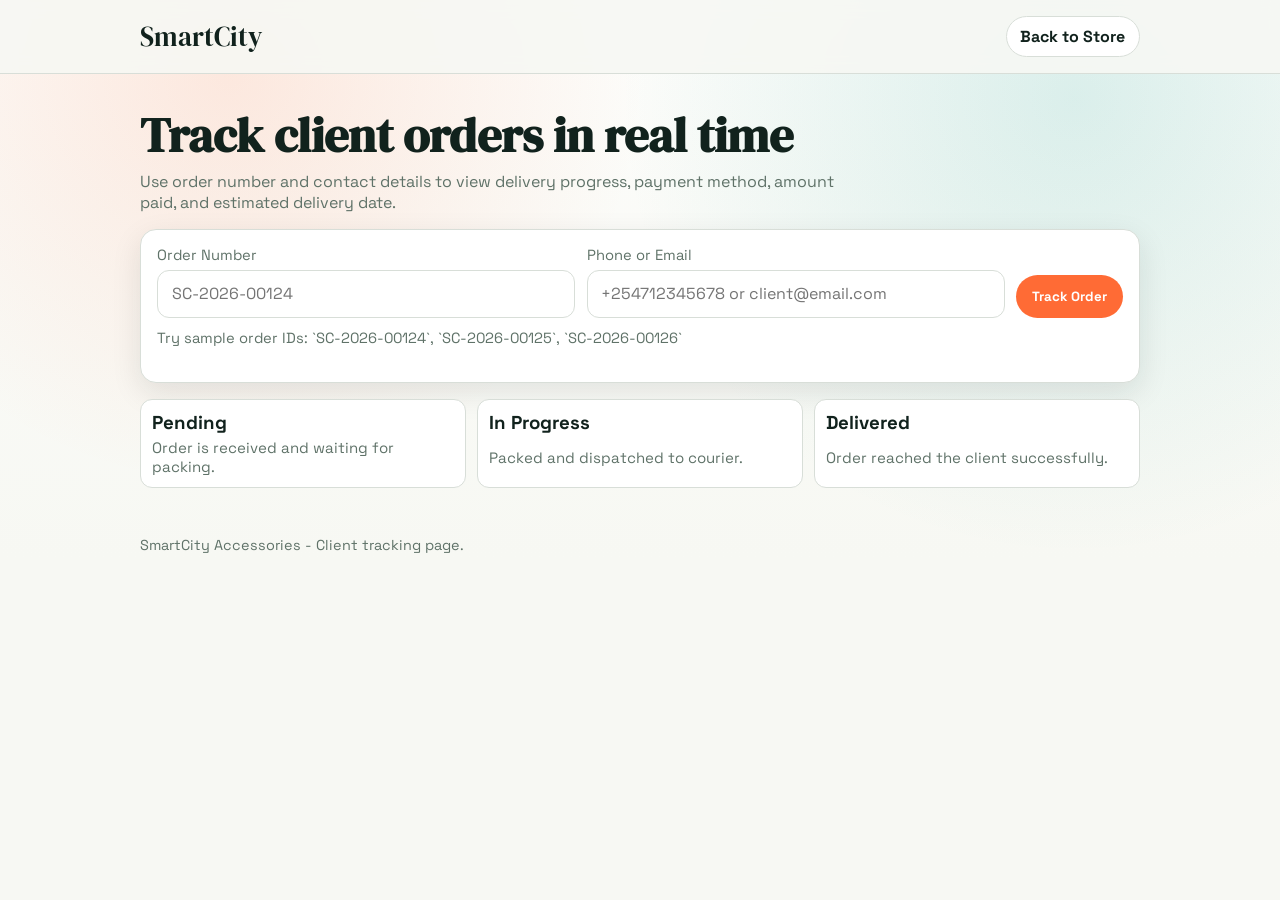
<file: track orders.html>
<!doctype html>
<html lang="en">
<head>
  <meta charset="UTF-8">
  <meta name="viewport" content="width=device-width, initial-scale=1.0">
  <title>SmartCity | Track Orders</title>
  <link rel="preconnect" href="https://fonts.googleapis.com">
  <link rel="preconnect" href="https://fonts.gstatic.com" crossorigin>
  <link href="https://fonts.googleapis.com/css2?family=DM+Serif+Display:ital@0;1&family=Space+Grotesk:wght@400;500;700&display=swap" rel="stylesheet">
  <style>
    :root {
      --bg: #f7f8f3;
      --surface: #ffffff;
      --ink: #11221d;
      --muted: #5f7268;
      --brand: #ff6b35;
      --accent: #0f9d92;
      --line: #d8ded8;
      --warn: #b86e00;
      --ok: #1e7f42;
      --radius: 16px;
      --shadow: 0 10px 30px rgba(17, 34, 29, 0.1);
    }

    * {
      box-sizing: border-box;
      margin: 0;
      padding: 0;
    }

    body {
      font-family: "Space Grotesk", Arial, sans-serif;
      color: var(--ink);
      background:
        radial-gradient(circle at 18% 8%, rgba(255, 107, 53, 0.14), transparent 31%),
        radial-gradient(circle at 84% 11%, rgba(15, 157, 146, 0.14), transparent 34%),
        linear-gradient(#fdfdfb, #f7f8f3 62%);
      min-height: 100vh;
    }

    .container {
      width: min(1000px, 92%);
      margin: 0 auto;
    }

    .topbar {
      border-bottom: 1px solid var(--line);
      background: rgba(247, 248, 243, 0.9);
      backdrop-filter: blur(8px);
      position: sticky;
      top: 0;
      z-index: 10;
    }

    .topbar-inner {
      display: flex;
      justify-content: space-between;
      align-items: center;
      gap: 1rem;
      padding: 1rem 0;
    }

    .logo {
      font-family: "DM Serif Display", Georgia, serif;
      font-size: 1.7rem;
      text-decoration: none;
      color: var(--ink);
    }

    .back-link {
      border: 1px solid var(--line);
      border-radius: 999px;
      background: var(--surface);
      color: var(--ink);
      text-decoration: none;
      font-weight: 700;
      padding: 0.55rem 0.85rem;
    }

    main {
      padding: 2.2rem 0 2.8rem;
      display: grid;
      gap: 1rem;
    }

    .hero {
      display: grid;
      gap: 0.6rem;
    }

    .hero h1 {
      font-family: "DM Serif Display", Georgia, serif;
      font-size: clamp(1.9rem, 4vw, 3rem);
      line-height: 1.1;
    }

    .hero p {
      color: var(--muted);
      max-width: 70ch;
    }

    .card {
      border: 1px solid var(--line);
      border-radius: var(--radius);
      background: var(--surface);
      box-shadow: var(--shadow);
      padding: 1rem;
    }

    .track-form {
      display: grid;
      grid-template-columns: 1fr 1fr auto;
      gap: 0.7rem;
      align-items: end;
    }

    .field {
      display: grid;
      gap: 0.35rem;
    }

    label {
      color: var(--muted);
      font-size: 0.92rem;
    }

    input,
    select {
      border: 1px solid var(--line);
      border-radius: 12px;
      padding: 0.78rem 0.86rem;
      font-family: inherit;
      font-size: 1rem;
      background: #fff;
    }

    button {
      border: 0;
      border-radius: 999px;
      padding: 0.8rem 1rem;
      background: var(--brand);
      color: #fff;
      font-family: inherit;
      font-weight: 700;
      cursor: pointer;
    }

    .hint {
      margin-top: 0.7rem;
      color: var(--muted);
      font-size: 0.92rem;
    }

    .result {
      display: none;
      gap: 1rem;
    }

    .result.show {
      display: grid;
    }

    .result-head {
      display: flex;
      justify-content: space-between;
      align-items: center;
      gap: 0.8rem;
      flex-wrap: wrap;
    }

    .result-title {
      display: grid;
      gap: 0.2rem;
    }

    .muted {
      color: var(--muted);
      font-size: 0.94rem;
    }

    .badge {
      border-radius: 999px;
      padding: 0.4rem 0.7rem;
      font-weight: 700;
      font-size: 0.84rem;
      white-space: nowrap;
    }

    .badge.pending {
      background: #fff6e8;
      color: var(--warn);
    }

    .badge.in-progress {
      background: #eaf8f6;
      color: #0e7168;
    }

    .badge.delivered {
      background: #e9f8ed;
      color: var(--ok);
    }

    .columns {
      display: grid;
      grid-template-columns: 1.2fr 0.8fr;
      gap: 0.9rem;
    }

    .timeline {
      list-style: none;
      display: grid;
      gap: 0.75rem;
      margin-top: 0.3rem;
    }

    .timeline li {
      border: 1px solid var(--line);
      border-radius: 12px;
      padding: 0.72rem 0.8rem;
      background: #fbfbf9;
      display: grid;
      gap: 0.18rem;
    }

    .timeline .done {
      border-color: #b5e2d7;
      background: #eefaf6;
    }

    .items {
      list-style: none;
      display: grid;
      gap: 0.55rem;
      margin-top: 0.35rem;
    }

    .items li {
      display: flex;
      justify-content: space-between;
      align-items: center;
      gap: 0.6rem;
      border-bottom: 1px dashed var(--line);
      padding-bottom: 0.45rem;
    }

    .sum {
      margin-top: 0.7rem;
      border-top: 1px solid var(--line);
      padding-top: 0.65rem;
      display: grid;
      gap: 0.35rem;
    }

    .sum-row {
      display: flex;
      justify-content: space-between;
      color: var(--muted);
    }

    .sum-row.total {
      color: var(--ink);
      font-weight: 700;
    }

    .error {
      color: #a33232;
      font-weight: 600;
      min-height: 1.2rem;
      padding-top: 0.3rem;
    }

    .guide {
      display: grid;
      grid-template-columns: repeat(3, minmax(0, 1fr));
      gap: 0.7rem;
    }

    .guide .chip {
      border: 1px solid var(--line);
      border-radius: 12px;
      background: var(--surface);
      padding: 0.7rem;
      display: grid;
      gap: 0.25rem;
    }

    .foot {
      padding: 0.2rem 0 1.4rem;
      color: var(--muted);
      font-size: 0.9rem;
    }

    @media (max-width: 860px) {
      .track-form {
        grid-template-columns: 1fr;
      }

      .columns {
        grid-template-columns: 1fr;
      }

      .guide {
        grid-template-columns: 1fr;
      }
    }
  </style>
</head>
<body>
  <header class="topbar">
    <div class="container topbar-inner">
      <a class="logo" href="index.html">SmartCity</a>
      <a class="back-link" href="index.html">Back to Store</a>
    </div>
  </header>

  <main class="container">
    <section class="hero">
      <h1>Track client orders in real time</h1>
      <p>Use order number and contact details to view delivery progress, payment method, amount paid, and estimated delivery date.</p>
    </section>

    <section class="card">
      <form id="trackForm" class="track-form" novalidate>
        <div class="field">
          <label for="orderId">Order Number</label>
          <input id="orderId" type="text" placeholder="SC-2026-00124" required>
        </div>
        <div class="field">
          <label for="contact">Phone or Email</label>
          <input id="contact" type="text" placeholder="+254712345678 or client@email.com">
        </div>
        <button type="submit">Track Order</button>
      </form>
      <p class="hint">Try sample order IDs: `SC-2026-00124`, `SC-2026-00125`, `SC-2026-00126`</p>
      <p id="formError" class="error" role="status" aria-live="polite"></p>
    </section>

    <section id="result" class="card result" aria-live="polite">
      <div class="result-head">
        <div class="result-title">
          <h2 id="resultOrderId">Order</h2>
          <p class="muted" id="resultClient"></p>
        </div>
        <span class="badge" id="resultStatus">Status</span>
      </div>

      <div class="columns">
        <div>
          <h3>Delivery Timeline</h3>
          <ul id="timeline" class="timeline"></ul>
        </div>
        <div>
          <h3>Order Summary</h3>
          <p class="muted" id="paymentMethod"></p>
          <p class="muted" id="deliveryEta"></p>
          <ul id="items" class="items"></ul>
          <div class="sum">
            <div class="sum-row">
              <span>Subtotal</span>
              <span id="sumSubtotal">KES 0.00</span>
            </div>
            <div class="sum-row">
              <span>Shipping</span>
              <span id="sumShipping">KES 0.00</span>
            </div>
            <div class="sum-row total">
              <span>Total</span>
              <span id="sumTotal">KES 0.00</span>
            </div>
          </div>
        </div>
      </div>
    </section>

    <section class="guide">
      <article class="chip">
        <h3>Pending</h3>
        <p class="muted">Order is received and waiting for packing.</p>
      </article>
      <article class="chip">
        <h3>In Progress</h3>
        <p class="muted">Packed and dispatched to courier.</p>
      </article>
      <article class="chip">
        <h3>Delivered</h3>
        <p class="muted">Order reached the client successfully.</p>
      </article>
    </section>
  </main>

  <footer class="container foot">
    <p>SmartCity Accessories - Client tracking page.</p>
  </footer>

  <script>
    const orders = [
      {
        id: "SC-2026-00124",
        clientName: "Aisha Njeri",
        contact: "+254712345678",
        email: "aisha.njeri@email.com",
        status: "In Progress",
        paymentMethod: "M-Pesa",
        eta: "Expected delivery: March 10, 2026",
        items: [
          { name: "Armor Shock Case", qty: 1, unitPrice: 3249 },
          { name: "Braided USB-C Cable", qty: 1, unitPrice: 1949 }
        ],
        shipping: 350,
        events: [
          { label: "Order placed", time: "March 9, 2026 - 8:35 AM", done: true },
          { label: "Payment confirmed", time: "March 9, 2026 - 8:37 AM", done: true },
          { label: "Packed at warehouse", time: "March 9, 2026 - 10:12 AM", done: true },
          { label: "With courier", time: "March 9, 2026 - 3:40 PM", done: true },
          { label: "Out for delivery", time: "March 10, 2026 - Morning", done: false }
        ]
      },
      {
        id: "SC-2026-00125",
        clientName: "Kevin Otieno",
        contact: "0713123456",
        email: "kevin.otieno@email.com",
        status: "Pending",
        paymentMethod: "Card",
        eta: "Expected delivery: March 11, 2026",
        items: [
          { name: "True Wireless Buds", qty: 1, unitPrice: 7699 },
          { name: "Dashboard Phone Mount", qty: 1, unitPrice: 2469 }
        ],
        shipping: 350,
        events: [
          { label: "Order placed", time: "March 9, 2026 - 12:05 PM", done: true },
          { label: "Payment confirmed", time: "March 9, 2026 - 12:06 PM", done: true },
          { label: "Awaiting packing", time: "March 9, 2026 - Queue", done: false }
        ]
      },
      {
        id: "SC-2026-00126",
        clientName: "Mercy Wanjiku",
        contact: "+254701111222",
        email: "mercy.wanjiku@email.com",
        status: "Delivered",
        paymentMethod: "M-Pesa",
        eta: "Delivered on March 8, 2026",
        items: [
          { name: "65W Fast Charger", qty: 1, unitPrice: 5199 },
          { name: "Bike Handlebar Mount", qty: 1, unitPrice: 2860 },
          { name: "Clip-On Lavalier Mic", qty: 1, unitPrice: 3849 }
        ],
        shipping: 0,
        events: [
          { label: "Order placed", time: "March 7, 2026 - 9:10 AM", done: true },
          { label: "Payment confirmed", time: "March 7, 2026 - 9:12 AM", done: true },
          { label: "Packed at warehouse", time: "March 7, 2026 - 11:40 AM", done: true },
          { label: "With courier", time: "March 7, 2026 - 4:03 PM", done: true },
          { label: "Delivered", time: "March 8, 2026 - 11:28 AM", done: true }
        ]
      }
    ];

    const money = new Intl.NumberFormat("en-KE", {
      style: "currency",
      currency: "KES",
      minimumFractionDigits: 2
    });

    const form = document.getElementById("trackForm");
    const orderIdInput = document.getElementById("orderId");
    const contactInput = document.getElementById("contact");
    const formError = document.getElementById("formError");
    const result = document.getElementById("result");
    const resultOrderId = document.getElementById("resultOrderId");
    const resultClient = document.getElementById("resultClient");
    const resultStatus = document.getElementById("resultStatus");
    const paymentMethod = document.getElementById("paymentMethod");
    const deliveryEta = document.getElementById("deliveryEta");
    const timeline = document.getElementById("timeline");
    const items = document.getElementById("items");
    const sumSubtotal = document.getElementById("sumSubtotal");
    const sumShipping = document.getElementById("sumShipping");
    const sumTotal = document.getElementById("sumTotal");

    function normalizePhone(value) {
      return value.replace(/\s+/g, "").replace(/-/g, "");
    }

    function statusClass(status) {
      if (status === "Delivered") return "badge delivered";
      if (status === "Pending") return "badge pending";
      return "badge in-progress";
    }

    function renderOrder(order) {
      const subtotal = order.items.reduce((sum, item) => sum + (item.qty * item.unitPrice), 0);
      const total = subtotal + order.shipping;

      resultOrderId.textContent = "Order " + order.id;
      resultClient.textContent = order.clientName + " | " + order.contact + " | " + order.email;
      resultStatus.textContent = order.status;
      resultStatus.className = statusClass(order.status);
      paymentMethod.textContent = "Payment method: " + order.paymentMethod;
      deliveryEta.textContent = order.eta;

      timeline.innerHTML = "";
      order.events.forEach((event) => {
        const li = document.createElement("li");
        li.className = event.done ? "done" : "";
        li.innerHTML = "<strong>" + event.label + "</strong><span class='muted'>" + event.time + "</span>";
        timeline.appendChild(li);
      });

      items.innerHTML = "";
      order.items.forEach((item) => {
        const li = document.createElement("li");
        const lineTotal = item.qty * item.unitPrice;
        li.innerHTML = "<span>" + item.name + " x " + item.qty + "</span><strong>" + money.format(lineTotal) + "</strong>";
        items.appendChild(li);
      });

      sumSubtotal.textContent = money.format(subtotal);
      sumShipping.textContent = money.format(order.shipping);
      sumTotal.textContent = money.format(total);
      result.classList.add("show");
    }

    form.addEventListener("submit", (event) => {
      event.preventDefault();
      formError.textContent = "";
      result.classList.remove("show");

      const id = orderIdInput.value.trim().toUpperCase();
      const contact = contactInput.value.trim();
      if (!id) {
        formError.textContent = "Enter an order number.";
        return;
      }

      const normalizedContact = normalizePhone(contact.toLowerCase());
      const found = orders.find((order) => {
        if (order.id !== id) return false;
        if (!normalizedContact) return true;

        const orderPhone = normalizePhone(order.contact.toLowerCase());
        const orderEmail = order.email.toLowerCase();
        return normalizedContact === orderPhone || normalizedContact === orderEmail;
      });

      if (!found) {
        formError.textContent = "No order found. Check order number and contact details.";
        return;
      }

      renderOrder(found);
    });
  </script>
</body>
</html>
</file>
<file: main.css>
:root {
      --bg: #f7f8f3;
      --surface: #ffffff;
      --ink: #11221d;
      --muted: #5f7268;
      --brand: #ff6b35;
      --brand-dark: #d84f22;
      --accent: #0f9d92;
      --line: #d8ded8;
      --shadow: 0 10px 30px rgba(17, 34, 29, 0.1);
    }

    * {
      box-sizing: border-box;
      margin: 0;
      padding: 0;
    }

    body {
      font-family: "Space Grotesk", Arial, sans-serif;
      color: var(--ink);
      background:
        radial-gradient(circle at 15% 15%, rgba(255, 107, 53, 0.14), transparent 33%),
        radial-gradient(circle at 88% 10%, rgba(15, 157, 146, 0.14), transparent 35%),
        linear-gradient(#fdfdfb, #f7f8f3 60%);
      min-height: 100vh;
    }

    a {
      color: inherit;
      text-decoration: none;
    }

    .container {
      width: min(1120px, 92%);
      margin: 0 auto;
    }

    .site-header {
      position: sticky;
      top: 0;
      z-index: 10;
      backdrop-filter: blur(8px);
      background: rgba(247, 248, 243, 0.88);
      border-bottom: 1px solid var(--line);
    }

    .nav {
      display: flex;
      align-items: center;
      justify-content: space-between;
      padding: 1rem 0;
      gap: 1rem;
    }

    .logo {
      font-family: "DM Serif Display", Georgia, serif;
      font-size: 1.7rem;
      color: var(--ink);
    }

    .nav-links {
      display: flex;
      gap: 1rem;
      color: var(--muted);
      font-weight: 500;
    }

    .nav-toggle {
      display: none;
      background: transparent;
      border: 0;
      cursor: pointer;
      padding: 0.25rem;
    }

    .nav-toggle span {
      display: block;
      width: 20px;
      height: 2px;
      margin: 4px 0;
      background: var(--ink);
      border-radius: 999px;
      transition: transform 0.2s ease, opacity 0.2s ease;
    }

    .cart {
      border: 1px solid var(--line);
      background: var(--surface);
      padding: 0.5rem 0.8rem;
      border-radius: 999px;
      font-weight: 700;
      font-family: inherit;
      color: var(--ink);
      cursor: pointer;
      transition: transform 0.2s ease, box-shadow 0.2s ease;
    }

    .cart:hover {
      transform: translateY(-1px);
      box-shadow: var(--shadow);
    }

    .hero {
      padding: 4rem 0 2rem;
      display: grid;
      gap: 1.2rem;
      animation: rise 0.55s ease-out;
    }

    .hero h1 {
      font-family: "DM Serif Display", Georgia, serif;
      font-size: clamp(2rem, 4vw, 3.35rem);
      line-height: 1.05;
      max-width: 11ch;
    }

    .hero p {
      max-width: 58ch;
      color: var(--muted);
      font-size: 1.05rem;
    }

    .actions {
      display: flex;
      gap: 0.8rem;
      flex-wrap: wrap;
    }

    .btn {
      border: 0;
      border-radius: 999px;
      padding: 0.75rem 1rem;
      font-family: inherit;
      font-weight: 700;
      cursor: pointer;
      transition: transform 0.2s ease, background 0.2s ease;
    }

    .btn:hover {
      transform: translateY(-2px);
    }

    .btn-primary {
      background: var(--brand);
      color: #fff;
    }

    .btn-primary:hover {
      background: var(--brand-dark);
    }

    .btn-secondary {
      background: var(--surface);
      color: var(--ink);
      border: 1px solid var(--line);
    }

    .tools {
      margin: 1.25rem 0 1.75rem;
      display: grid;
      grid-template-columns: 1fr auto;
      gap: 0.7rem;
    }

    .search,
    .sort {
      width: 100%;
      border: 1px solid var(--line);
      border-radius: 12px;
      padding: 0.8rem 0.9rem;
      font-family: inherit;
      background: var(--surface);
    }

    .filters {
      display: flex;
      gap: 0.6rem;
      flex-wrap: wrap;
      margin-bottom: 1.25rem;
    }

    .chip {
      border: 1px solid var(--line);
      background: var(--surface);
      color: var(--ink);
      border-radius: 999px;
      padding: 0.5rem 0.85rem;
      font-weight: 600;
      cursor: pointer;
    }

    .chip.active {
      border-color: transparent;
      background: var(--accent);
      color: #fff;
    }

    .grid {
      display: grid;
      grid-template-columns: repeat(4, minmax(0, 1fr));
      gap: 1rem;
      padding-bottom: 3rem;
    }

    .card {
      background: var(--surface);
      border: 1px solid var(--line);
      border-radius: 18px;
      padding: 1rem;
      box-shadow: var(--shadow);
      display: grid;
      gap: 0.7rem;
      opacity: 0;
      transform: translateY(10px);
      animation: stagger 0.45s ease forwards;
    }

    .card:nth-child(2) { animation-delay: 0.05s; }
    .card:nth-child(3) { animation-delay: 0.1s; }
    .card:nth-child(4) { animation-delay: 0.15s; }
    .card:nth-child(5) { animation-delay: 0.2s; }
    .card:nth-child(6) { animation-delay: 0.25s; }
    .card:nth-child(7) { animation-delay: 0.3s; }
    .card:nth-child(8) { animation-delay: 0.35s; }

    .thumb {
      border-radius: 14px;
      height: 130px;
      display: grid;
      place-items: center;
      color: #fff;
      font-weight: 700;
      text-transform: uppercase;
      letter-spacing: 0.04em;
      font-size: 0.8rem;
      background: linear-gradient(130deg, #1d3b37, #0f9d92);
    }

    .price {
      color: var(--brand-dark);
      font-weight: 700;
    }

    .meta {
      display: flex;
      justify-content: space-between;
      align-items: center;
    }

    .small {
      color: var(--muted);
      font-size: 0.92rem;
    }

    .empty-state {
      color: var(--muted);
      font-size: 0.95rem;
      text-align: center;
      margin-bottom: 2rem;
    }

    .deal {
      margin: 0 0 3rem;
      background: linear-gradient(120deg, #11221d, #225c52);
      color: #fff;
      border-radius: 18px;
      padding: 1.25rem;
      display: flex;
      justify-content: space-between;
      align-items: center;
      gap: 1rem;
      flex-wrap: wrap;
    }

    .foot {
      border-top: 1px solid var(--line);
      padding: 1.2rem 0 2.5rem;
      color: var(--muted);
      font-size: 0.92rem;
    }

    .modal-open {
      overflow: hidden;
    }

    .modal-backdrop {
      position: fixed;
      inset: 0;
      z-index: 30;
      background: rgba(17, 34, 29, 0.56);
      display: grid;
      place-items: center;
      padding: 1rem;
    }

    .checkout-modal {
      width: min(560px, 100%);
      max-height: 92vh;
      overflow-y: auto;
      background: var(--surface);
      border-radius: 18px;
      border: 1px solid var(--line);
      box-shadow: var(--shadow);
      padding: 1rem;
      display: grid;
      gap: 1rem;
      animation: rise 0.25s ease-out;
    }

    .checkout-head {
      display: flex;
      align-items: center;
      justify-content: space-between;
      gap: 1rem;
    }

    .close-modal {
      border: 1px solid var(--line);
      background: var(--surface);
      border-radius: 999px;
      width: 32px;
      height: 32px;
      cursor: pointer;
      font-weight: 700;
      line-height: 1;
    }

    .checkout-summary {
      background: #f4f6f1;
      border: 1px solid var(--line);
      border-radius: 12px;
      padding: 0.8rem;
      display: grid;
      gap: 0.4rem;
    }

    .summary-row {
      display: flex;
      justify-content: space-between;
      color: var(--muted);
    }

    .summary-row.total-row {
      color: var(--ink);
      font-weight: 700;
      padding-top: 0.35rem;
      border-top: 1px solid var(--line);
      margin-top: 0.15rem;
    }

    .pay-methods {
      display: flex;
      gap: 0.6rem;
      flex-wrap: wrap;
    }

    .pay-chip {
      border: 1px solid var(--line);
      background: var(--surface);
      color: var(--ink);
      border-radius: 999px;
      padding: 0.5rem 0.85rem;
      font-weight: 700;
      cursor: pointer;
    }

    .pay-chip.active {
      border-color: transparent;
      background: var(--accent);
      color: #fff;
    }

    #checkoutForm {
      display: grid;
      gap: 0.75rem;
    }

    .field {
      display: grid;
      gap: 0.35rem;
    }

    .field label {
      font-size: 0.9rem;
      color: var(--muted);
    }

    .field input {
      border: 1px solid var(--line);
      border-radius: 12px;
      padding: 0.72rem 0.8rem;
      font-family: inherit;
      font-size: 1rem;
    }

    .field-grid {
      display: grid;
      grid-template-columns: 1fr 1fr;
      gap: 0.65rem;
    }

    .method-panel {
      display: grid;
      gap: 0.65rem;
    }

    .pay-btn {
      margin-top: 0.25rem;
    }

    .checkout-msg {
      min-height: 1.2rem;
      font-size: 0.92rem;
      color: var(--brand-dark);
    }

    .hidden {
      display: none;
    }

    @keyframes rise {
      from { opacity: 0; transform: translateY(12px); }
      to { opacity: 1; transform: translateY(0); }
    }

    @keyframes stagger {
      to {
        opacity: 1;
        transform: translateY(0);
      }
    }

    @media (max-width: 960px) {
      .grid {
        grid-template-columns: repeat(2, minmax(0, 1fr));
      }
    }

    @media (max-width: 640px) {
      .nav-links {
        display: none;
      }

      .nav-toggle {
        display: block;
      }

      .nav {
        justify-content: space-between;
      }

      .nav-links {
        position: absolute;
        top: 64px;
        left: 0;
        right: 0;
        padding: 0.75rem 1rem 1rem;
        background: rgba(247, 248, 243, 0.98);
        border-bottom: 1px solid var(--line);
        flex-direction: column;
        gap: 0.75rem;
      }

      .nav-open .nav-links {
        display: flex;
      }

      .tools {
        grid-template-columns: 1fr;
      }

      .grid {
        grid-template-columns: 1fr;
      }

      .field-grid {
        grid-template-columns: 1fr;
      }
    }

    /* ── WhatsApp Floating Button ── */
    .wa-float {
      position: fixed;
      bottom: 1.5rem;
      right: 1.5rem;
      z-index: 100;
      display: flex;
      flex-direction: column;
      align-items: flex-end;
      gap: 0.5rem;
    }
    .wa-bubble {
      background: #fff;
      border: 1px solid var(--line);
      border-radius: 14px;
      padding: 0.65rem 0.9rem;
      font-size: 0.85rem;
      font-weight: 600;
      color: var(--ink);
      box-shadow: 0 6px 24px rgba(17,34,29,0.13);
      animation: rise 0.3s ease;
      max-width: 200px;
      text-align: right;
      line-height: 1.4;
    }
    .wa-btn {
      width: 56px;
      height: 56px;
      border-radius: 50%;
      background: #25D366;
      border: none;
      cursor: pointer;
      display: flex;
      align-items: center;
      justify-content: center;
      box-shadow: 0 6px 20px rgba(37,211,102,0.45);
      transition: transform 0.2s ease, box-shadow 0.2s ease;
    }
    .wa-btn:hover {
      transform: scale(1.08);
      box-shadow: 0 8px 28px rgba(37,211,102,0.55);
    }
    .wa-bubble.hidden { display: none; }

    /* ── Shared section styles used by BnB & Restaurant pages ── */
    .section-label {
      display: inline-block;
      font-size: 0.78rem;
      font-weight: 700;
      letter-spacing: 0.1em;
      text-transform: uppercase;
      color: var(--accent);
      margin-bottom: 0.5rem;
    }
    .section-heading {
      font-family: "DM Serif Display", Georgia, serif;
      font-size: clamp(1.9rem, 4vw, 3rem);
      line-height: 1.1;
      margin-bottom: 0.75rem;
    }
    .section-sub {
      color: var(--muted);
      max-width: 60ch;
      line-height: 1.7;
      font-size: 1rem;
    }
    .page-hero {
      padding: 3.5rem 0 2.5rem;
      animation: rise 0.55s ease-out;
    }
    .img-cover {
      width: 100%;
      height: 100%;
      object-fit: cover;
      display: block;
    }
    .tag-pill {
      display: inline-block;
      border-radius: 999px;
      padding: 0.3rem 0.75rem;
      font-size: 0.78rem;
      font-weight: 700;
    }
</file>
